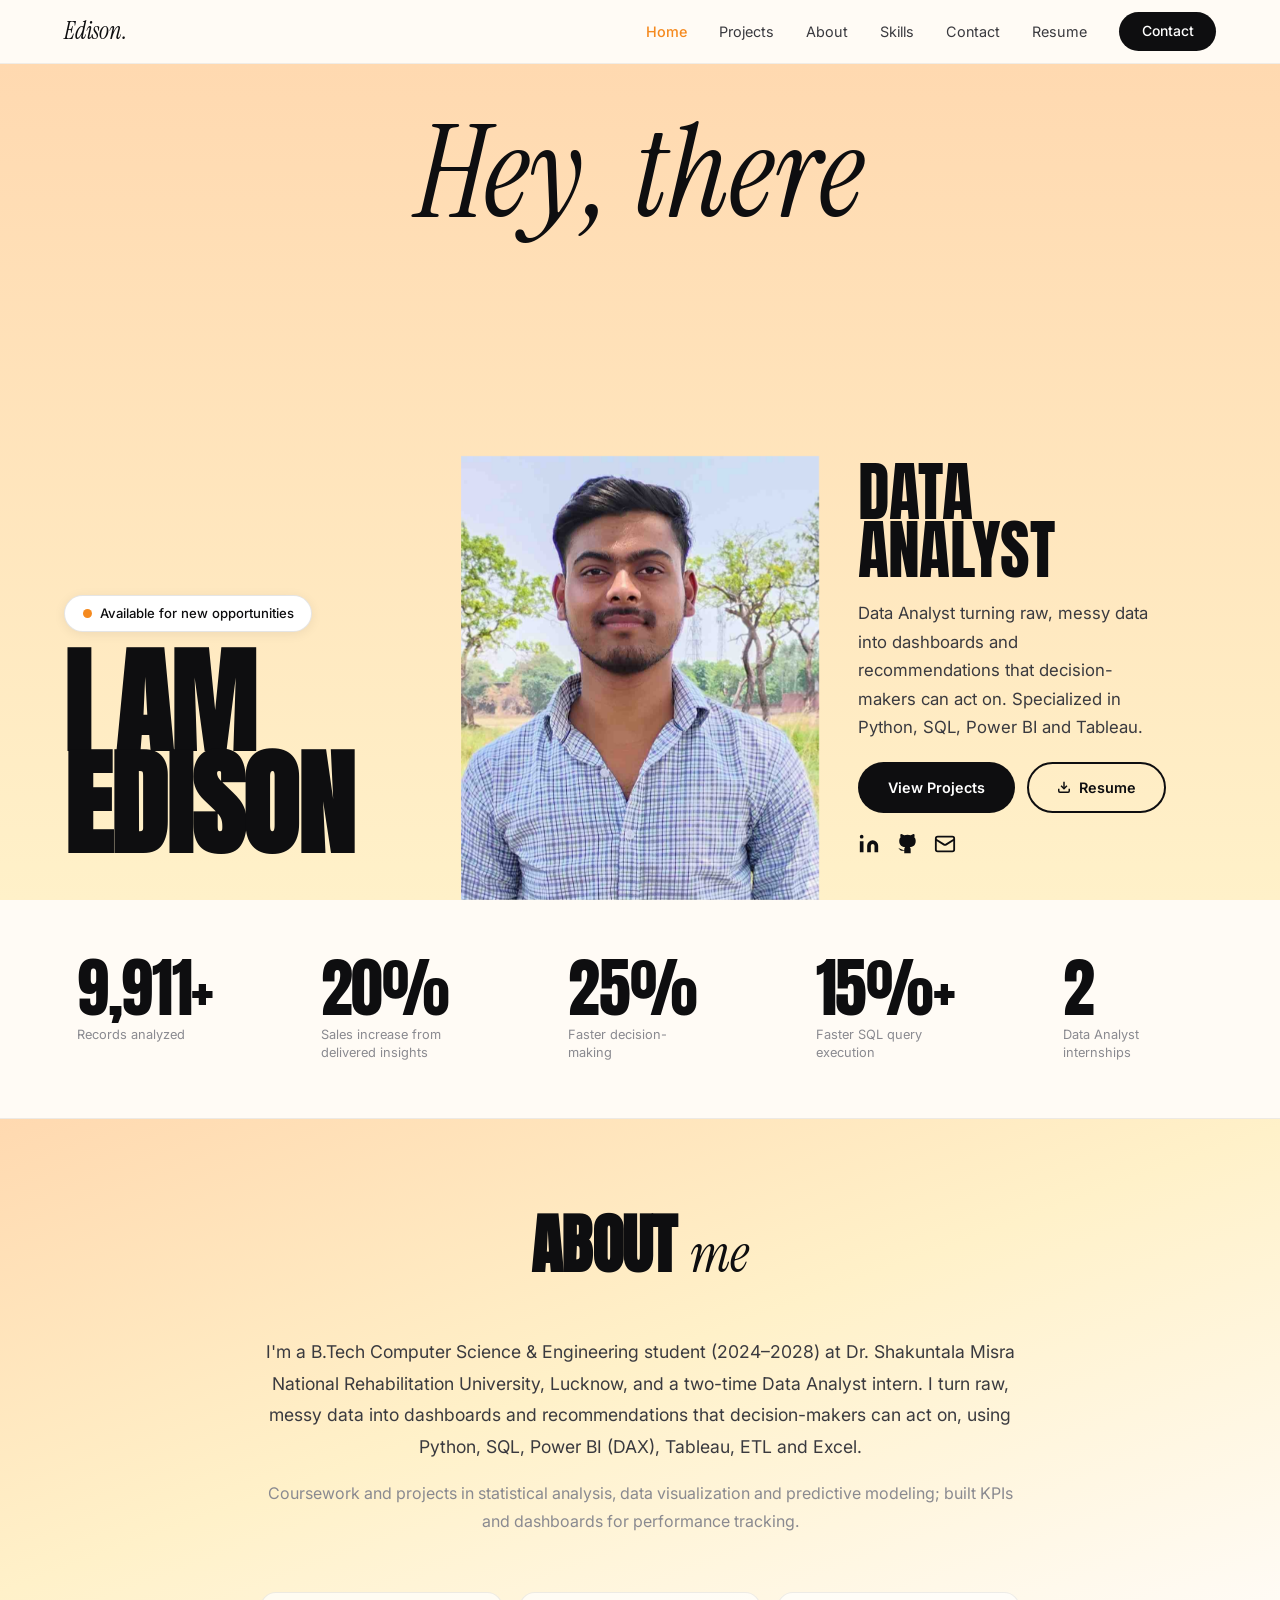
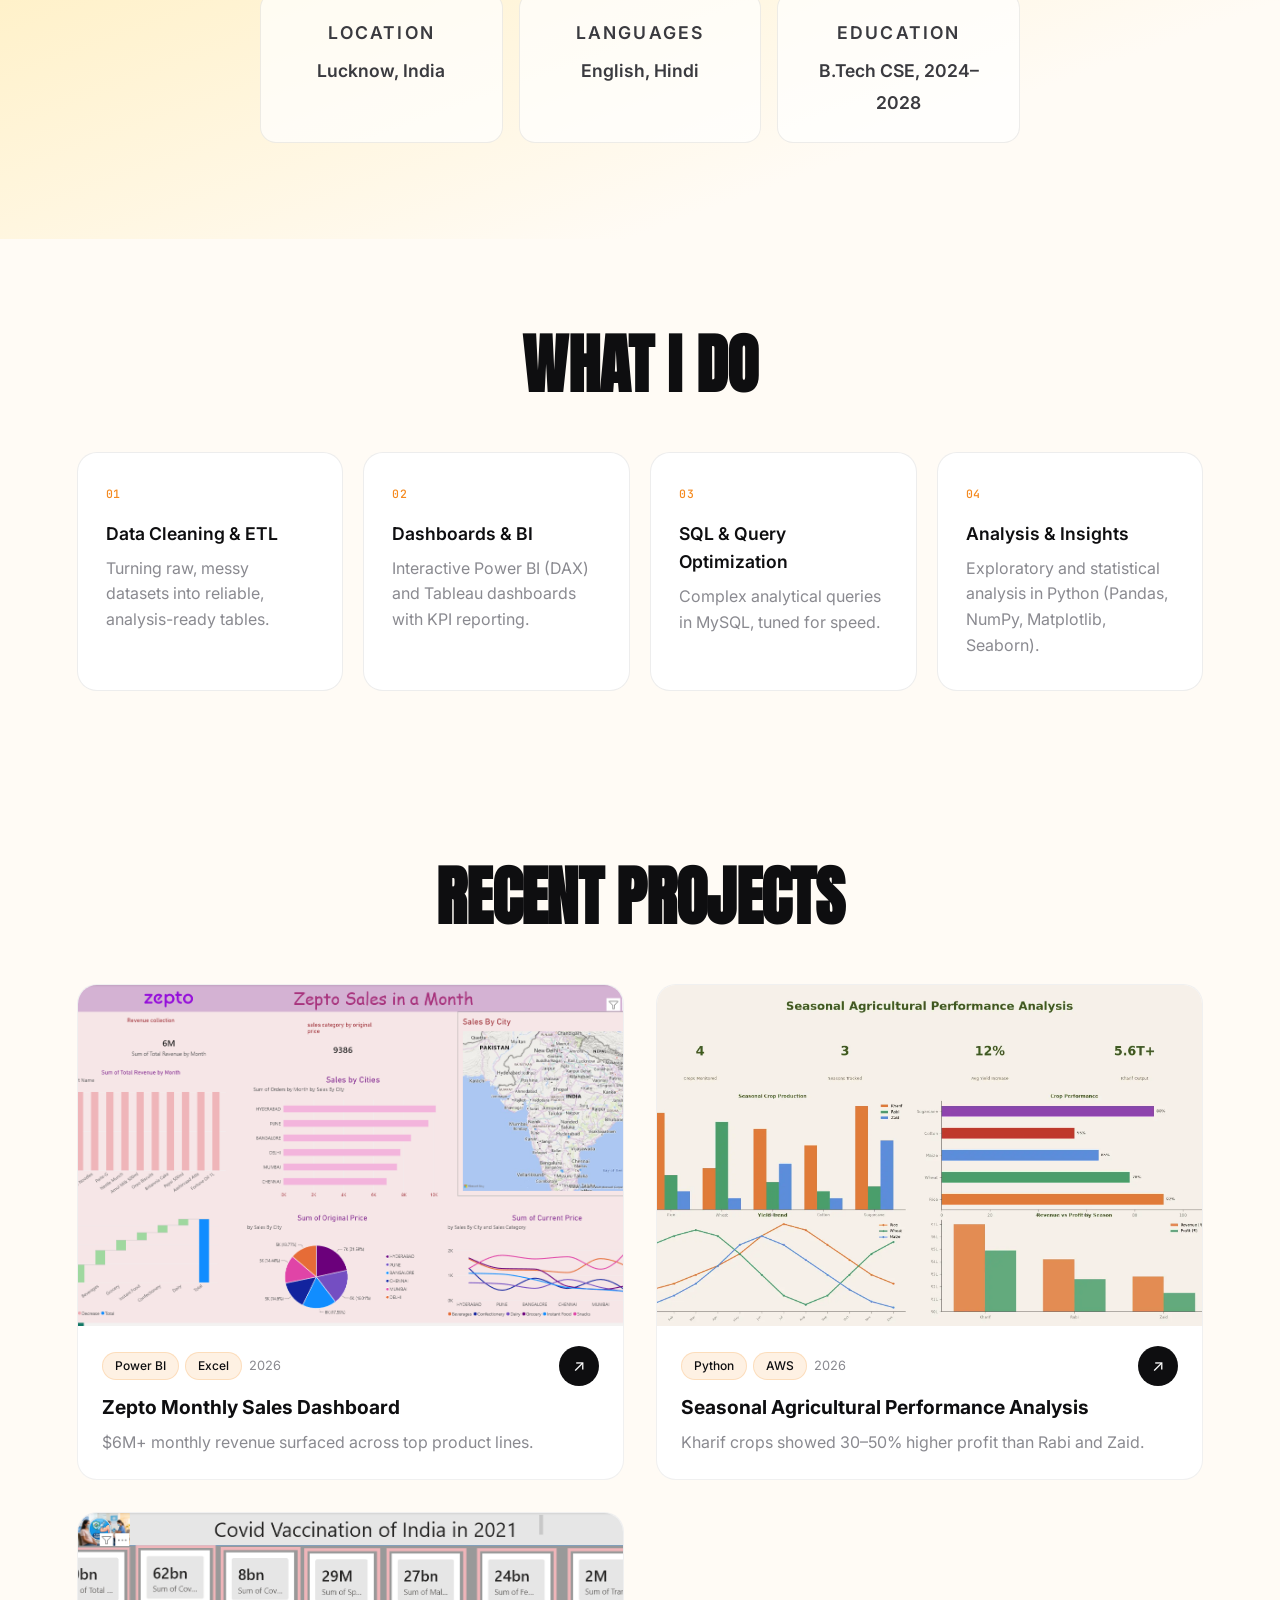
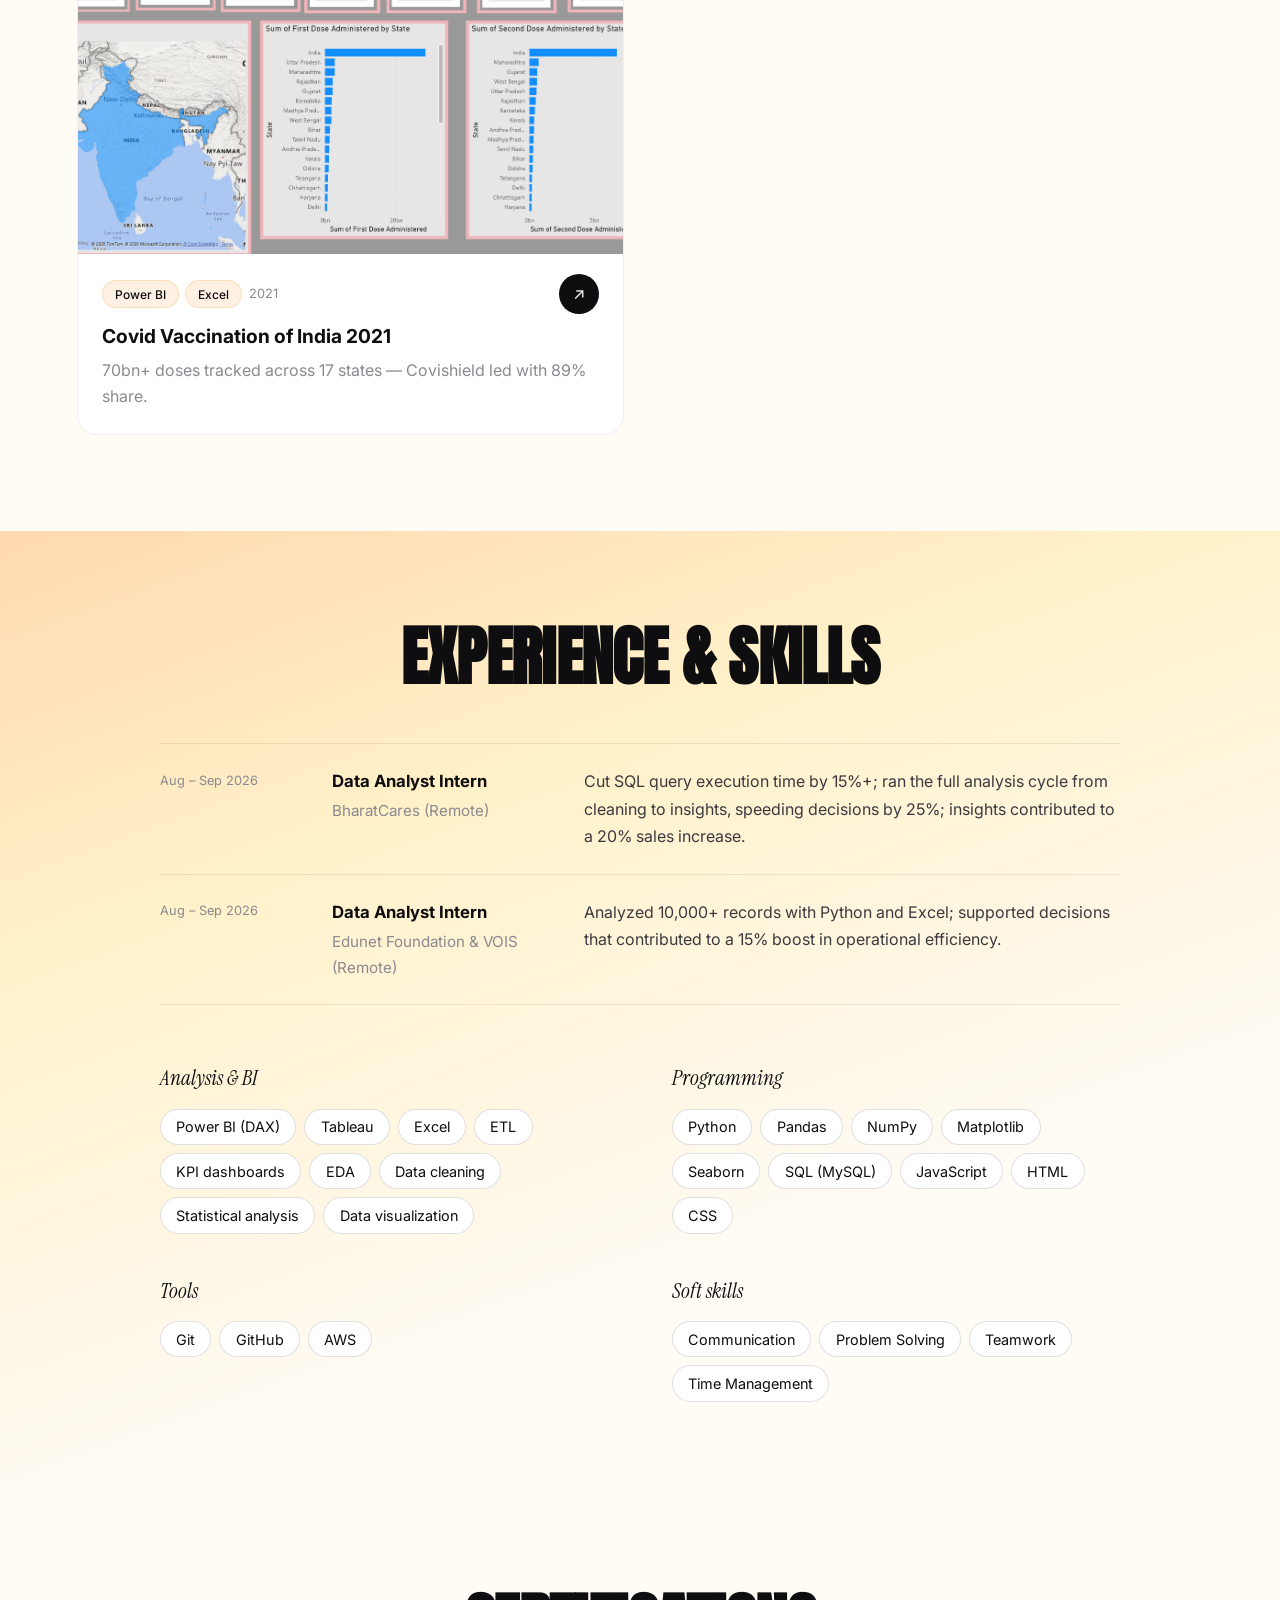
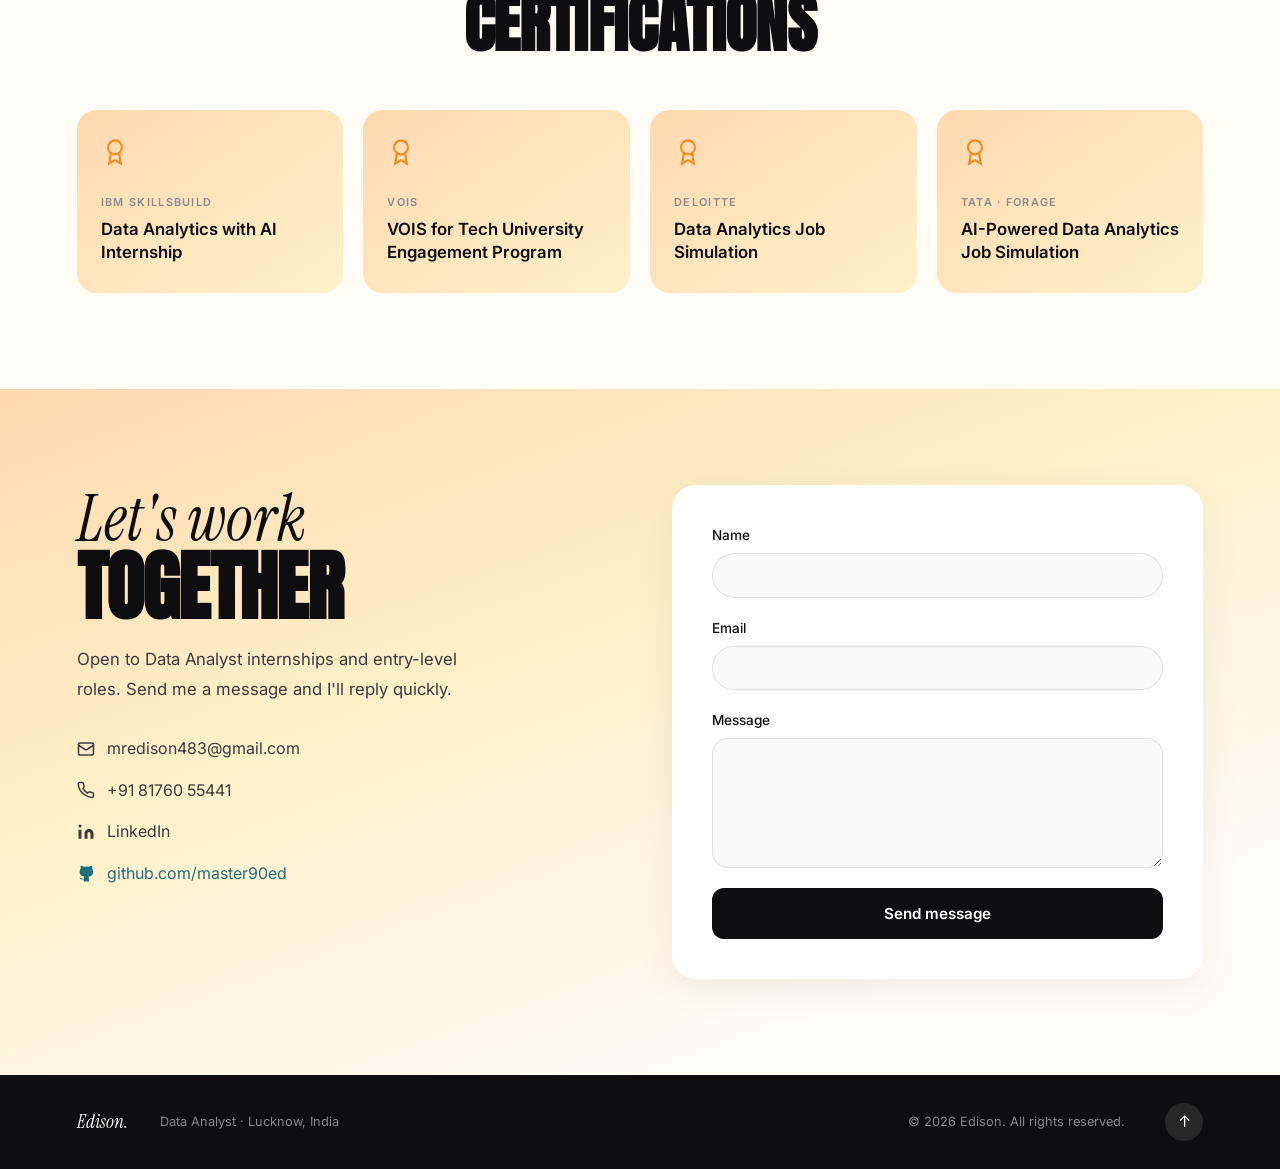
<file: index.html>
<!DOCTYPE html>
<html lang="en">
<head>
  <meta charset="UTF-8" />
  <meta name="viewport" content="width=device-width, initial-scale=1.0" />
  <title>Edison — Data Analyst Portfolio | Python, SQL, Power BI</title>
  <meta name="description" content="Edison is a Data Analyst turning raw data into dashboards and insights. Specialized in Python, SQL, Power BI and Tableau. View Edison's portfolio and projects." />
  <meta name="keywords" content="Edison Data Analyst, Edison Portfolio, Edison data analyst portfolio, Edison Python SQL Power BI, data analyst Lucknow, Edison DSMRU, Edison mredison483, Edison master90ed, Edison data analyst India, hire data analyst Lucknow" />
  <meta name="author" content="Edison" />
  <link rel="canonical" href="https://master90ed.github.io/edison_portfolio/" />

  <!-- Open Graph -->
  <meta property="og:type" content="website" />
  <meta property="og:url" content="https://master90ed.github.io/edison_portfolio/" />
  <meta property="og:title" content="Edison — Data Analyst Portfolio" />
  <meta property="og:description" content="Edison is a Data Analyst turning raw data into dashboards and insights. Specialized in Python, SQL, Power BI and Tableau." />
  <meta property="og:image" content="https://master90ed.github.io/edison_portfolio/edison-photo.jpeg" />

  <!-- Structured Data -->
  <script type="application/ld+json">
  {
    "@context": "https://schema.org",
    "@type": "Person",
    "name": "Edison",
    "url": "https://master90ed.github.io/edison_portfolio/",
    "jobTitle": "Data Analyst",
    "description": "Data Analyst specializing in Python, SQL, Power BI and Tableau. Turning raw data into dashboards and actionable insights.",
    "image": "https://master90ed.github.io/edison_portfolio/edison-photo.jpeg",
    "email": "mredison483@gmail.com",
    "address": { "@type": "PostalAddress", "addressLocality": "Lucknow", "addressCountry": "IN" },
    "sameAs": [
      "https://linkedin.com/in/mr-edison-992047343",
      "https://github.com/master90ed"
    ],
    "knowsAbout": ["Data Analysis", "Python", "SQL", "Power BI", "Tableau", "ETL", "Data Visualization"]
  }
  </script>
  <link rel="preconnect" href="https://fonts.googleapis.com" />
  <link rel="preconnect" href="https://fonts.gstatic.com" crossorigin />
  <link href="https://fonts.googleapis.com/css2?family=Anton&family=Instrument+Serif:ital@0;1&family=Inter:wght@400;500;600;700&family=JetBrains+Mono:wght@400;500&display=swap" rel="stylesheet" />
  <link rel="stylesheet" href="style.css" />
</head>
<body>

  <!-- NAV -->
  <header class="nav" id="top">
    <a href="#top" class="nav-logo">Edison.</a>
    <nav class="nav-links" aria-label="Main navigation">
      <a href="#home">Home</a>
      <a href="#projects">Projects</a>
      <a href="#about">About</a>
      <a href="#skills">Skills</a>
      <a href="#contact">Contact</a>
      <a href="Edison_Resume.pdf" download class="nav-resume">Resume</a>
    </nav>
    <a href="#contact" class="btn-pill">Contact</a>
    <button class="nav-toggle" aria-label="Toggle menu" aria-expanded="false">
      <span></span><span></span><span></span>
    </button>
  </header>

  <main>

    <!-- HERO -->
    <section class="hero" id="home">

      <!-- "Hey, there" spans full width top -->
      <p class="hero-greeting">Hey, there</p>

      <!-- Left: badge + I AM EDISON -->
      <div class="hero-left">
        <div class="hero-badge">
          <span class="pulse-dot" aria-hidden="true"></span>
          Available for new opportunities
        </div>
        <h1 class="hero-headline">I AM<br>EDISON</h1>
      </div>

      <!-- Center: photo -->
      <div class="hero-photo-wrap">
        <img src="edison-photo.jpeg" alt="Edison, Data Analyst" class="hero-photo" width="420" height="600" />
      </div>

      <!-- Right: role + intro + buttons + socials -->
      <div class="hero-right">
        <p class="hero-role">DATA<br>ANALYST</p>
        <p class="hero-intro">Data Analyst turning raw, messy data into dashboards and recommendations that decision-makers can act on. Specialized in Python, SQL, Power BI and Tableau.</p>
        <div class="hero-actions">
          <a href="#projects" class="btn btn-primary">View Projects</a>
          <a href="Edison_Resume.pdf" download class="btn btn-outline">
            <svg width="14" height="14" viewBox="0 0 24 24" fill="none" stroke="currentColor" stroke-width="2.5"><path d="M21 15v4a2 2 0 0 1-2 2H5a2 2 0 0 1-2-2v-4"/><polyline points="7 10 12 15 17 10"/><line x1="12" y1="15" x2="12" y2="3"/></svg>
            Resume
          </a>
        </div>
        <div class="hero-socials">
          <a href="https://linkedin.com/in/mr-edison-992047343" target="_blank" rel="noopener" aria-label="LinkedIn">
            <svg width="22" height="22" viewBox="0 0 24 24" fill="currentColor"><path d="M16 8a6 6 0 0 1 6 6v7h-4v-7a2 2 0 0 0-2-2 2 2 0 0 0-2 2v7h-4v-7a6 6 0 0 1 6-6z"/><rect x="2" y="9" width="4" height="12"/><circle cx="4" cy="4" r="2"/></svg>
          </a>
          <a href="https://github.com/master90ed" target="_blank" rel="noopener" aria-label="GitHub">
            <svg width="22" height="22" viewBox="0 0 24 24" fill="currentColor"><path d="M9 19c-5 1.5-5-2.5-7-3m14 6v-3.87a3.37 3.37 0 0 0-.94-2.61c3.14-.35 6.44-1.54 6.44-7A5.44 5.44 0 0 0 20 4.77 5.07 5.07 0 0 0 19.91 1S18.73.65 16 2.48a13.38 13.38 0 0 0-7 0C6.27.65 5.09 1 5.09 1A5.07 5.07 0 0 0 5 4.77a5.44 5.44 0 0 0-1.5 3.78c0 5.42 3.3 6.61 6.44 7A3.37 3.37 0 0 0 9 18.13V22"/></svg>
          </a>
          <a href="mailto:mredison483@gmail.com" aria-label="Email">
            <svg width="22" height="22" viewBox="0 0 24 24" fill="none" stroke="currentColor" stroke-width="2"><rect x="2" y="4" width="20" height="16" rx="2"/><path d="m22 7-8.97 5.7a1.94 1.94 0 0 1-2.06 0L2 7"/></svg>
          </a>
        </div>
      </div>

    </section>

    <!-- STATS -->
    <section class="stats" aria-label="Key achievements">
      <div class="stats-grid">
        <div class="stat">
          <span class="stat-num" data-target="10000" data-suffix="+">0</span>
          <span class="stat-label">Records analyzed</span>
        </div>
        <div class="stat">
          <span class="stat-num" data-target="20" data-suffix="%">0</span>
          <span class="stat-label">Sales increase from delivered insights</span>
        </div>
        <div class="stat">
          <span class="stat-num" data-target="25" data-suffix="%">0</span>
          <span class="stat-label">Faster decision-making</span>
        </div>
        <div class="stat">
          <span class="stat-num" data-target="15" data-suffix="%+">0</span>
          <span class="stat-label">Faster SQL query execution</span>
        </div>
        <div class="stat">
          <span class="stat-num" data-target="2" data-suffix="">0</span>
          <span class="stat-label">Data Analyst internships</span>
        </div>
      </div>
    </section>

    <!-- ABOUT -->
    <section class="section about" id="about">
      <h2 class="section-title-mixed reveal"><span>ABOUT </span><em>me</em></h2>
      <div class="about-body reveal">
        <p>I'm a B.Tech Computer Science &amp; Engineering student (2024–2028) at Dr. Shakuntala Misra National Rehabilitation University, Lucknow, and a two-time Data Analyst intern. I turn raw, messy data into dashboards and recommendations that decision-makers can act on, using Python, SQL, Power BI (DAX), Tableau, ETL and Excel.</p>
        <p class="muted">Coursework and projects in statistical analysis, data visualization and predictive modeling; built KPIs and dashboards for performance tracking.</p>
        <div class="about-cards">
          <div class="about-card">
            <p class="about-card-label">Location</p>
            <p class="about-card-value">Lucknow, India</p>
          </div>
          <div class="about-card">
            <p class="about-card-label">Languages</p>
            <p class="about-card-value">English, Hindi</p>
          </div>
          <div class="about-card">
            <p class="about-card-label">Education</p>
            <p class="about-card-value">B.Tech CSE, 2024–2028</p>
          </div>
        </div>
      </div>
    </section>

    <!-- WHAT I DO -->
    <section class="section services" id="services">
      <h2 class="section-title reveal">WHAT I DO</h2>
      <div class="services-grid">
        <div class="service-card reveal">
          <span class="service-num">01</span>
          <h3>Data Cleaning &amp; ETL</h3>
          <p>Turning raw, messy datasets into reliable, analysis-ready tables.</p>
        </div>
        <div class="service-card reveal">
          <span class="service-num">02</span>
          <h3>Dashboards &amp; BI</h3>
          <p>Interactive Power BI (DAX) and Tableau dashboards with KPI reporting.</p>
        </div>
        <div class="service-card reveal">
          <span class="service-num">03</span>
          <h3>SQL &amp; Query Optimization</h3>
          <p>Complex analytical queries in MySQL, tuned for speed.</p>
        </div>
        <div class="service-card reveal">
          <span class="service-num">04</span>
          <h3>Analysis &amp; Insights</h3>
          <p>Exploratory and statistical analysis in Python (Pandas, NumPy, Matplotlib, Seaborn).</p>
        </div>
      </div>
    </section>

    <!-- PROJECTS -->
    <section class="section projects" id="projects">
      <h2 class="section-title reveal">RECENT PROJECTS</h2>
      <div class="projects-grid">

        <article class="project-card reveal" onclick="window.open('zepto-dashboard.html','_blank')" style="cursor:pointer">
          <div class="project-img-wrap">
            <img src="zepto-dashboard.webp" alt="Zepto Monthly Sales Dashboard" loading="lazy" />
            <div class="project-img-overlay">View Dashboard →</div>
          </div>
          <div class="project-meta">
            <div class="project-meta-top">
              <div class="project-tags">
                <span class="tag">Power BI</span>
                <span class="tag">Excel</span>
                <span class="project-year">2026</span>
              </div>
              <a href="zepto-dashboard.html" target="_blank" class="project-arrow" aria-label="View dashboard">↗</a>
            </div>
            <h3>Zepto Monthly Sales Dashboard</h3>
            <p class="project-result">$6M+ monthly revenue surfaced across top product lines.</p>
          </div>
        </article>

        <article class="project-card reveal" onclick="window.open('agri-dashboard.html','_blank')" style="cursor:pointer">
          <div class="project-img-wrap">
            <img src="agri-dashboard.webp" alt="Seasonal Agricultural Performance Analysis" loading="lazy" />
            <div class="project-img-overlay">View Dashboard →</div>
          </div>
          <div class="project-meta">
            <div class="project-meta-top">
              <div class="project-tags">
                <span class="tag">Python</span>
                <span class="tag">AWS</span>
                <span class="project-year">2026</span>
              </div>
              <a href="agri-dashboard.html" target="_blank" class="project-arrow" aria-label="View dashboard">↗</a>
            </div>
            <h3>Seasonal Agricultural Performance Analysis</h3>
            <p class="project-result">Kharif crops showed 30–50% higher profit than Rabi and Zaid.</p>
          </div>
        </article>

        <article class="project-card reveal" onclick="window.open('covid-dashboard.html','_blank')" style="cursor:pointer">
          <div class="project-img-wrap">
            <img src="covid-dashboard.webp" alt="Covid Vaccination of India 2021" loading="lazy" />
            <div class="project-img-overlay">View Dashboard →</div>
          </div>
          <div class="project-meta">
            <div class="project-meta-top">
              <div class="project-tags">
                <span class="tag">Power BI</span>
                <span class="tag">Excel</span>
                <span class="project-year">2021</span>
              </div>
              <a href="covid-dashboard.html" target="_blank" class="project-arrow" aria-label="View dashboard">↗</a>
            </div>
            <h3>Covid Vaccination of India 2021</h3>
            <p class="project-result">70bn+ doses tracked across 17 states — Covishield led with 89% share.</p>
          </div>
        </article>

      </div>
    </section>

    <!-- EXPERIENCE & SKILLS -->
    <section class="section experience" id="skills">
      <h2 class="section-title reveal">EXPERIENCE &amp; SKILLS</h2>

      <div class="exp-table">
        <div class="exp-row reveal">
          <span class="exp-date">Aug – Sep 2026</span>
          <div class="exp-role">
            <strong>Data Analyst Intern</strong>
            <span>BharatCares (Remote)</span>
          </div>
          <p class="exp-summary">Cut SQL query execution time by 15%+; ran the full analysis cycle from cleaning to insights, speeding decisions by 25%; insights contributed to a 20% sales increase.</p>
        </div>
        <div class="exp-row reveal">
          <span class="exp-date">Aug – Sep 2026</span>
          <div class="exp-role">
            <strong>Data Analyst Intern</strong>
            <span>Edunet Foundation &amp; VOIS (Remote)</span>
          </div>
          <p class="exp-summary">Analyzed 10,000+ records with Python and Excel; supported decisions that contributed to a 15% boost in operational efficiency.</p>
        </div>
      </div>

      <div class="skills-grid">
        <div class="reveal">
          <p class="skill-group-label">Analysis &amp; BI</p>
          <div class="tags">
            <span class="tag-plain">Power BI (DAX)</span>
            <span class="tag-plain">Tableau</span>
            <span class="tag-plain">Excel</span>
            <span class="tag-plain">ETL</span>
            <span class="tag-plain">KPI dashboards</span>
            <span class="tag-plain">EDA</span>
            <span class="tag-plain">Data cleaning</span>
            <span class="tag-plain">Statistical analysis</span>
            <span class="tag-plain">Data visualization</span>
          </div>
        </div>
        <div class="reveal">
          <p class="skill-group-label">Programming</p>
          <div class="tags">
            <span class="tag-plain">Python</span>
            <span class="tag-plain">Pandas</span>
            <span class="tag-plain">NumPy</span>
            <span class="tag-plain">Matplotlib</span>
            <span class="tag-plain">Seaborn</span>
            <span class="tag-plain">SQL (MySQL)</span>
            <span class="tag-plain">JavaScript</span>
            <span class="tag-plain">HTML</span>
            <span class="tag-plain">CSS</span>
          </div>
        </div>
        <div class="reveal">
          <p class="skill-group-label">Tools</p>
          <div class="tags">
            <span class="tag-plain">Git</span>
            <span class="tag-plain">GitHub</span>
            <span class="tag-plain">AWS</span>
          </div>
        </div>
        <div class="reveal">
          <p class="skill-group-label">Soft skills</p>
          <div class="tags">
            <span class="tag-plain">Communication</span>
            <span class="tag-plain">Problem Solving</span>
            <span class="tag-plain">Teamwork</span>
            <span class="tag-plain">Time Management</span>
          </div>
        </div>
      </div>
    </section>

    <!-- CERTIFICATIONS -->
    <section class="section certs" id="certs">
      <h2 class="section-title reveal">CERTIFICATIONS</h2>
      <div class="certs-grid">

        <div class="cert-card reveal">
          <div class="cert-ribbon">
            <svg width="28" height="28" viewBox="0 0 24 24" fill="none" stroke="currentColor" stroke-width="1.8"><circle cx="12" cy="8" r="6"/><path d="M15.477 12.89 17 22l-5-3-5 3 1.523-9.11"/></svg>
          </div>
          <p class="cert-issuer">IBM SkillsBuild</p>
          <h4>Data Analytics with AI Internship</h4>
        </div>

        <div class="cert-card reveal">
          <div class="cert-ribbon">
            <svg width="28" height="28" viewBox="0 0 24 24" fill="none" stroke="currentColor" stroke-width="1.8"><circle cx="12" cy="8" r="6"/><path d="M15.477 12.89 17 22l-5-3-5 3 1.523-9.11"/></svg>
          </div>
          <p class="cert-issuer">VOIS</p>
          <h4>VOIS for Tech University Engagement Program</h4>
        </div>

        <div class="cert-card reveal">
          <div class="cert-ribbon">
            <svg width="28" height="28" viewBox="0 0 24 24" fill="none" stroke="currentColor" stroke-width="1.8"><circle cx="12" cy="8" r="6"/><path d="M15.477 12.89 17 22l-5-3-5 3 1.523-9.11"/></svg>
          </div>
          <p class="cert-issuer">Deloitte</p>
          <h4>Data Analytics Job Simulation</h4>
        </div>

        <div class="cert-card reveal">
          <div class="cert-ribbon">
            <svg width="28" height="28" viewBox="0 0 24 24" fill="none" stroke="currentColor" stroke-width="1.8"><circle cx="12" cy="8" r="6"/><path d="M15.477 12.89 17 22l-5-3-5 3 1.523-9.11"/></svg>
          </div>
          <p class="cert-issuer">TATA · Forage</p>
          <h4>AI-Powered Data Analytics Job Simulation</h4>
        </div>

      </div>
    </section>

    <!-- CONTACT -->
    <section class="section contact" id="contact">
      <div class="contact-layout">
        <div class="contact-left reveal">
          <div>
            <p class="contact-heading">Let's work
              <strong>TOGETHER</strong>
            </p>
          </div>
          <p class="contact-sub">Open to Data Analyst internships and entry-level roles. Send me a message and I'll reply quickly.</p>
          <div class="contact-links">
            <a href="mailto:mredison483@gmail.com" class="contact-link">
              <svg width="18" height="18" viewBox="0 0 24 24" fill="none" stroke="currentColor" stroke-width="2"><rect x="2" y="4" width="20" height="16" rx="2"/><path d="m22 7-8.97 5.7a1.94 1.94 0 0 1-2.06 0L2 7"/></svg>
              mredison483@gmail.com
            </a>
            <a href="tel:+918176055441" class="contact-link">
              <svg width="18" height="18" viewBox="0 0 24 24" fill="none" stroke="currentColor" stroke-width="2"><path d="M22 16.92v3a2 2 0 0 1-2.18 2 19.79 19.79 0 0 1-8.63-3.07A19.5 19.5 0 0 1 4.69 13a19.79 19.79 0 0 1-3.07-8.67A2 2 0 0 1 3.6 2h3a2 2 0 0 1 2 1.72c.127.96.361 1.903.7 2.81a2 2 0 0 1-.45 2.11L7.91 9.91a16 16 0 0 0 6.16 6.16l.91-.91a2 2 0 0 1 2.11-.45c.907.339 1.85.573 2.81.7A2 2 0 0 1 22 16.92z"/></svg>
              +91 81760 55441
            </a>
            <a href="https://linkedin.com/in/mr-edison-992047343" target="_blank" rel="noopener" class="contact-link">
              <svg width="18" height="18" viewBox="0 0 24 24" fill="currentColor"><path d="M16 8a6 6 0 0 1 6 6v7h-4v-7a2 2 0 0 0-2-2 2 2 0 0 0-2 2v7h-4v-7a6 6 0 0 1 6-6z"/><rect x="2" y="9" width="4" height="12"/><circle cx="4" cy="4" r="2"/></svg>
              LinkedIn
            </a>
            <a href="https://github.com/master90ed" target="_blank" rel="noopener" class="contact-link teal">
              <svg width="18" height="18" viewBox="0 0 24 24" fill="currentColor"><path d="M9 19c-5 1.5-5-2.5-7-3m14 6v-3.87a3.37 3.37 0 0 0-.94-2.61c3.14-.35 6.44-1.54 6.44-7A5.44 5.44 0 0 0 20 4.77 5.07 5.07 0 0 0 19.91 1S18.73.65 16 2.48a13.38 13.38 0 0 0-7 0C6.27.65 5.09 1 5.09 1A5.07 5.07 0 0 0 5 4.77a5.44 5.44 0 0 0-1.5 3.78c0 5.42 3.3 6.61 6.44 7A3.37 3.37 0 0 0 9 18.13V22"/></svg>
              github.com/master90ed
            </a>
          </div>
        </div>

        <div class="contact-form-card reveal">
          <form class="contact-form" id="contactForm" action="https://formspree.io/f/xqppolwp" method="POST" novalidate>
            <input type="text" name="_gotcha" style="display:none" tabindex="-1" autocomplete="off" />
            <div class="form-group">
              <label for="name">Name</label>
              <input type="text" id="name" name="name" required autocomplete="name" />
            </div>
            <div class="form-group">
              <label for="email">Email</label>
              <input type="email" id="email" name="email" required autocomplete="email" />
            </div>
            <div class="form-group">
              <label for="message">Message</label>
              <textarea id="message" name="message" rows="6" required></textarea>
            </div>
            <button type="submit" class="btn-send">Send message</button>
            <p class="form-success" id="formSuccess" hidden>✅ Message sent! I'll get back to you soon.</p>
          </form>
        </div>
      </div>
    </section>

  </main>

  <!-- FOOTER -->
  <footer class="footer">
    <span class="footer-logo">Edison.</span>
    <span class="footer-meta">Data Analyst · Lucknow, India</span>
    <span class="footer-copy">© 2026 Edison. All rights reserved.</span>
    <a href="#top" class="back-top" aria-label="Back to top">↑</a>
  </footer>

  <script src="main.js"></script>
</body>
</html>
</file>
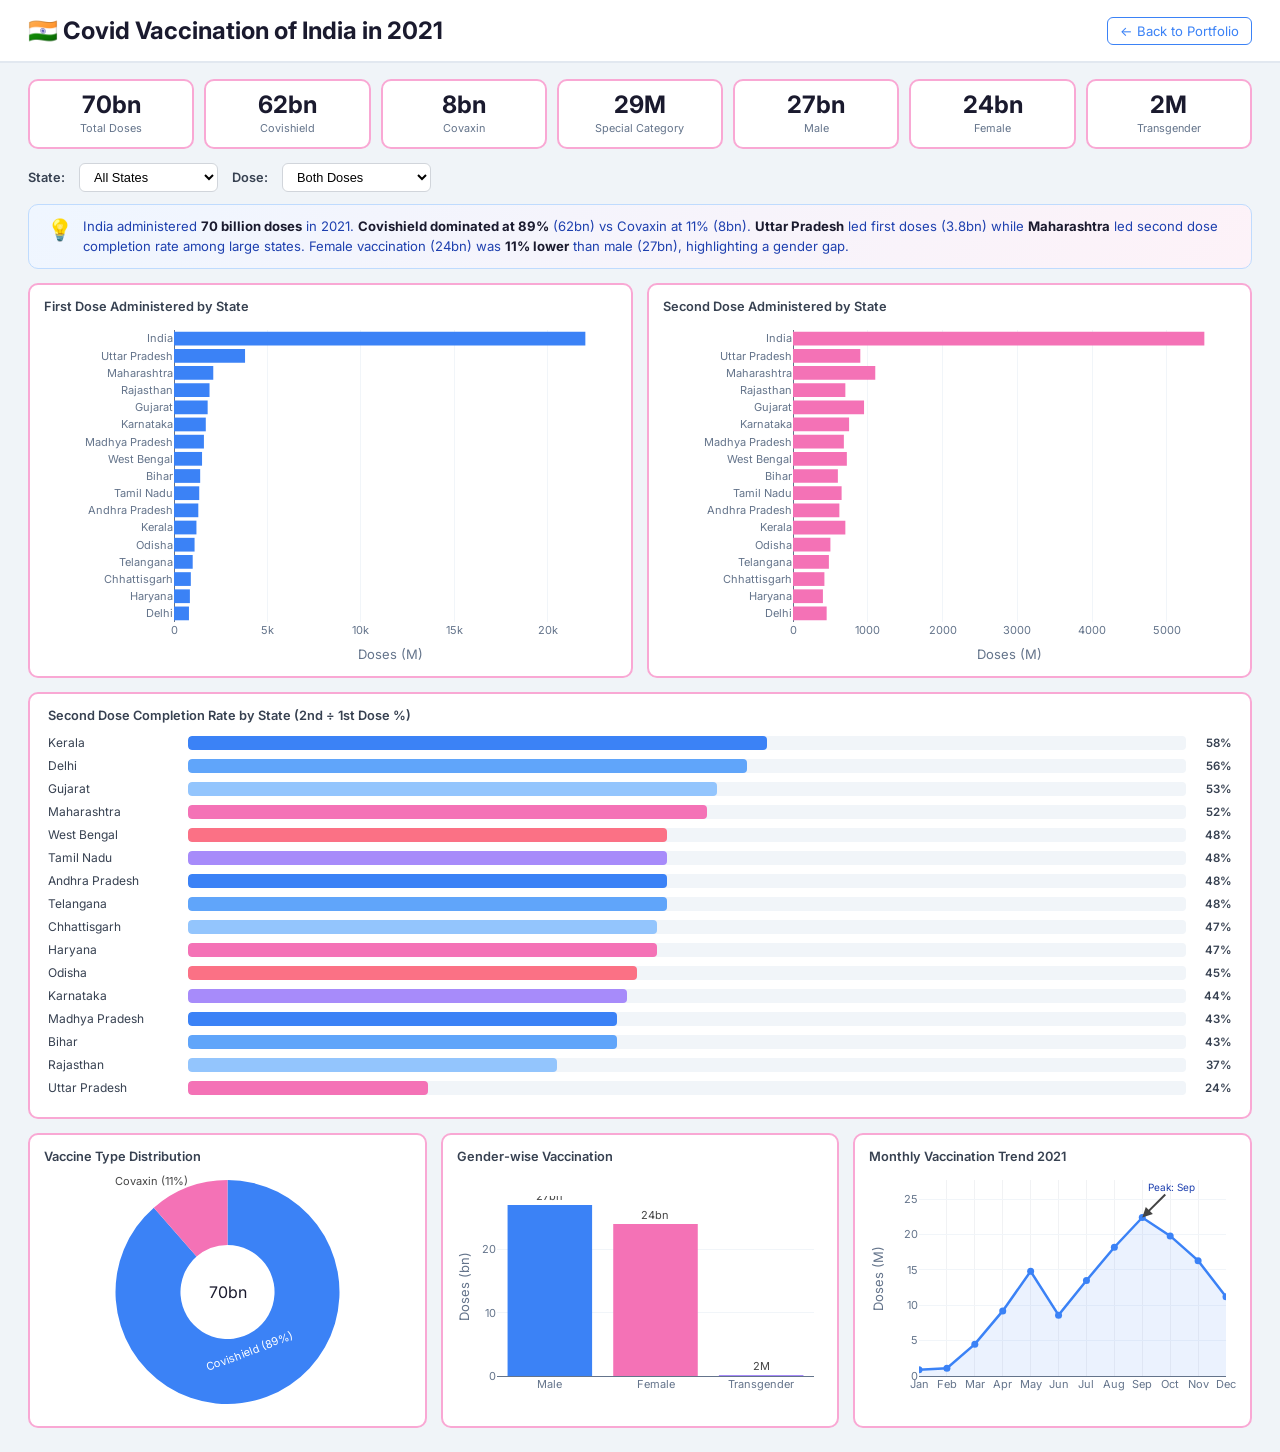
<file: covid-dashboard.html>
<!DOCTYPE html>
<html lang="en">
<head>
  <meta charset="UTF-8" />
  <meta name="viewport" content="width=device-width, initial-scale=1.0" />
  <title>Covid Vaccination of India in 2021</title>
  <script src="https://cdn.plot.ly/plotly-2.27.0.min.js"></script>
  <link href="https://fonts.googleapis.com/css2?family=Inter:wght@400;500;600;700&display=swap" rel="stylesheet" />
  <style>
    *, *::before, *::after { box-sizing: border-box; margin: 0; padding: 0; }
    body { font-family: 'Inter', sans-serif; background: #f0f4f8; color: #1a1a2e; min-height: 100vh; }

    .dash-header {
      background: #fff;
      border-bottom: 2px solid #e2e8f0;
      padding: 16px 28px;
      display: flex;
      align-items: center;
      justify-content: space-between;
    }
    .dash-header h1 { font-size: clamp(1rem, 2.2vw, 1.5rem); font-weight: 700; }
    .back-btn {
      text-decoration: none; font-size: 0.82rem; color: #3b82f6;
      border: 1px solid #3b82f6; padding: 5px 12px; border-radius: 6px; white-space: nowrap;
    }
    .back-btn:hover { background: #3b82f6; color: #fff; }

    .kpi-row {
      display: grid; grid-template-columns: repeat(7, 1fr);
      gap: 10px; padding: 16px 28px 0;
    }
    @media (max-width: 900px) { .kpi-row { grid-template-columns: repeat(4, 1fr); } }
    @media (max-width: 500px) { .kpi-row { grid-template-columns: repeat(2, 1fr); } }

    .kpi-card {
      background: #fff; border: 2px solid #f9a8d4;
      border-radius: 10px; padding: 12px 10px; text-align: center;
      cursor: default; transition: transform 0.15s, box-shadow 0.15s;
    }
    .kpi-card:hover { transform: translateY(-3px); box-shadow: 0 6px 18px rgba(249,168,212,0.4); }
    .kpi-val { font-size: 1.5rem; font-weight: 700; color: #1a1a2e; line-height: 1; }
    .kpi-label { font-size: 0.68rem; color: #64748b; margin-top: 4px; }

    .controls {
      display: flex; gap: 14px; padding: 14px 28px 0;
      flex-wrap: wrap; align-items: center;
    }
    .controls label { font-size: 0.8rem; font-weight: 600; color: #374151; }
    .controls select {
      font-size: 0.8rem; padding: 5px 10px;
      border: 1px solid #d1d5db; border-radius: 6px; background: #fff; cursor: pointer;
    }
    .controls select:focus { outline: 2px solid #3b82f6; }

    /* Insight banner */
    .insight-banner {
      margin: 12px 28px 0;
      background: linear-gradient(135deg, #eff6ff, #fdf2f8);
      border: 1.5px solid #bfdbfe;
      border-radius: 10px;
      padding: 12px 18px;
      display: flex; gap: 10px; align-items: flex-start;
      transition: all 0.3s;
    }
    .insight-icon { font-size: 1.3rem; flex-shrink: 0; }
    .insight-text { font-size: 0.82rem; color: #1e40af; line-height: 1.5; }
    .insight-text strong { color: #1a1a2e; }

    .charts-row {
      display: grid; grid-template-columns: 1fr 1fr;
      gap: 14px; padding: 14px 28px 0;
    }
    @media (max-width: 768px) { .charts-row { grid-template-columns: 1fr; } }

    .charts-row-3 {
      display: grid; grid-template-columns: 1fr 1fr 1fr;
      gap: 14px; padding: 14px 28px 24px;
    }
    @media (max-width: 900px) { .charts-row-3 { grid-template-columns: 1fr; } }

    .chart-card {
      background: #fff; border: 2px solid #f9a8d4;
      border-radius: 10px; padding: 14px;
    }
    .chart-card h3 { font-size: 0.8rem; font-weight: 600; color: #374151; margin-bottom: 8px; }

    /* Completion rate bar */
    .completion-wrap { padding: 0 28px 0; }
    .completion-card {
      background: #fff; border: 2px solid #f9a8d4;
      border-radius: 10px; padding: 14px 18px;
    }
    .completion-card h3 { font-size: 0.8rem; font-weight: 600; color: #374151; margin-bottom: 12px; }
    .comp-row { display: flex; align-items: center; gap: 10px; margin-bottom: 8px; }
    .comp-label { font-size: 0.75rem; color: #374151; width: 130px; flex-shrink: 0; }
    .comp-bar-bg { flex: 1; background: #f1f5f9; border-radius: 4px; height: 14px; overflow: hidden; }
    .comp-bar { height: 100%; border-radius: 4px; transition: width 0.6s ease; }
    .comp-pct { font-size: 0.72rem; font-weight: 600; color: #374151; width: 36px; text-align: right; }
  </style>
</head>
<body>

<div class="dash-header">
  <h1>🇮🇳 Covid Vaccination of India in 2021</h1>
  <a href="index.html" class="back-btn">← Back to Portfolio</a>
</div>

<!-- KPI Row -->
<div class="kpi-row">
  <div class="kpi-card"><div class="kpi-val">70bn</div><div class="kpi-label">Total Doses</div></div>
  <div class="kpi-card"><div class="kpi-val">62bn</div><div class="kpi-label">Covishield</div></div>
  <div class="kpi-card"><div class="kpi-val">8bn</div><div class="kpi-label">Covaxin</div></div>
  <div class="kpi-card"><div class="kpi-val">29M</div><div class="kpi-label">Special Category</div></div>
  <div class="kpi-card"><div class="kpi-val">27bn</div><div class="kpi-label">Male</div></div>
  <div class="kpi-card"><div class="kpi-val">24bn</div><div class="kpi-label">Female</div></div>
  <div class="kpi-card"><div class="kpi-val">2M</div><div class="kpi-label">Transgender</div></div>
</div>

<!-- Controls -->
<div class="controls">
  <label>State:</label>
  <select id="stateFilter" onchange="onFilterChange()">
    <option value="All">All States</option>
    <option>Uttar Pradesh</option><option>Maharashtra</option><option>Rajasthan</option>
    <option>Gujarat</option><option>Karnataka</option><option>Madhya Pradesh</option>
    <option>West Bengal</option><option>Bihar</option><option>Tamil Nadu</option>
    <option>Andhra Pradesh</option><option>Kerala</option><option>Odisha</option>
    <option>Telangana</option><option>Chhattisgarh</option><option>Haryana</option><option>Delhi</option>
  </select>
  <label>Dose:</label>
  <select id="doseFilter" onchange="onFilterChange()">
    <option value="both">Both Doses</option>
    <option value="first">First Dose Only</option>
    <option value="second">Second Dose Only</option>
  </select>
</div>

<!-- Dynamic Insight Banner -->
<div class="insight-banner" id="insightBanner">
  <div class="insight-icon">💡</div>
  <div class="insight-text" id="insightText"></div>
</div>

<!-- Bar Charts Row -->
<div class="charts-row">
  <div class="chart-card">
    <h3>First Dose Administered by State</h3>
    <div id="firstDoseChart"></div>
  </div>
  <div class="chart-card">
    <h3>Second Dose Administered by State</h3>
    <div id="secondDoseChart"></div>
  </div>
</div>

<!-- Completion Rate -->
<div class="completion-wrap" style="margin-top:14px;">
  <div class="completion-card">
    <h3>Second Dose Completion Rate by State (2nd ÷ 1st Dose %)</h3>
    <div id="completionBars"></div>
  </div>
</div>

<!-- Bottom Row -->
<div class="charts-row-3">
  <div class="chart-card">
    <h3>Vaccine Type Distribution</h3>
    <div id="vaccineTypePie"></div>
  </div>
  <div class="chart-card">
    <h3>Gender-wise Vaccination</h3>
    <div id="genderChart"></div>
  </div>
  <div class="chart-card">
    <h3>Monthly Vaccination Trend 2021</h3>
    <div id="monthlyTrend"></div>
  </div>
</div>

<script>
// Real data from dashboard screenshot
const DATA = {
  states:     ['India','Uttar Pradesh','Maharashtra','Rajasthan','Gujarat','Karnataka','Madhya Pradesh','West Bengal','Bihar','Tamil Nadu','Andhra Pradesh','Kerala','Odisha','Telangana','Chhattisgarh','Haryana','Delhi'],
  firstDose:  [22000, 3800, 2100, 1900, 1800, 1700, 1600, 1500, 1400, 1350, 1300, 1200, 1100, 1000, 900, 850, 800],
  secondDose: [5500,  900,  1100, 700,  950,  750,  680,  720,  600,  650,  620,  700,  500,  480,  420, 400, 450],
};

// Completion rate = secondDose / firstDose * 100
const completionRate = DATA.states.map((_, i) =>
  Math.round((DATA.secondDose[i] / DATA.firstDose[i]) * 100)
);

const INSIGHTS = {
  'All': `India administered <strong>70 billion doses</strong> in 2021. <strong>Covishield dominated at 89%</strong> (62bn) vs Covaxin at 11% (8bn). <strong>Uttar Pradesh</strong> led first doses (3.8bn) while <strong>Maharashtra</strong> led second dose completion rate among large states. Female vaccination (24bn) was <strong>11% lower</strong> than male (27bn), highlighting a gender gap.`,
  'Uttar Pradesh': `UP administered <strong>3.8bn first doses</strong> — highest among all states. However, its second dose completion rate is only <strong>~24%</strong>, the lowest among top states, indicating a significant <strong>drop-off after first dose</strong>.`,
  'Maharashtra': `Maharashtra shows the <strong>best second dose completion</strong> among large states at ~52%. With 2.1bn first doses and 1.1bn second doses, it reflects <strong>stronger follow-up infrastructure</strong>.`,
  'Gujarat': `Gujarat achieved a <strong>53% second dose completion rate</strong> — highest among all states shown. 1.8bn first doses and 950M second doses reflect <strong>efficient vaccination drives</strong>.`,
  'Rajasthan': `Rajasthan administered 1.9bn first doses but only 700M second doses — a <strong>37% completion rate</strong>. Large rural population likely contributed to <strong>logistical challenges</strong>.`,
  'Karnataka': `Karnataka recorded 1.7bn first doses with 750M second doses (~44% completion). Urban centers like Bengaluru drove <strong>higher vaccination density</strong>.`,
  'Delhi': `Delhi, despite being the smallest region, achieved a <strong>56% second dose rate</strong> (450M of 800M) — the highest completion rate, reflecting <strong>dense urban healthcare access</strong>.`,
  'Kerala': `Kerala administered 1.2bn first doses and 700M second doses — a <strong>58% completion rate</strong>, the best among all states. Kerala's <strong>strong public health system</strong> is clearly reflected.`,
  'Bihar': `Bihar shows only a <strong>43% completion rate</strong> with 1.4bn first and 600M second doses. As one of India's most populous states, <strong>rural outreach gaps</strong> are evident.`,
  'West Bengal': `West Bengal: 1.5bn first doses, 720M second doses — <strong>48% completion</strong>. Moderate performance with room for improvement in <strong>rural follow-up campaigns</strong>.`,
  'Tamil Nadu': `Tamil Nadu: 1.35bn first doses, 650M second doses — <strong>48% completion</strong>. Strong urban coverage but rural districts showed <strong>lower second dose uptake</strong>.`,
  'Madhya Pradesh': `MP administered 1.6bn first doses but only 680M second doses — <strong>43% completion</strong>. Large tribal and rural population posed <strong>accessibility challenges</strong>.`,
  'Andhra Pradesh': `AP: 1.3bn first doses, 620M second doses — <strong>48% completion</strong>. Government-led door-to-door campaigns helped <strong>maintain moderate coverage</strong>.`,
  'Odisha': `Odisha: 1.1bn first doses, 500M second doses — <strong>45% completion</strong>. Tribal belt districts showed <strong>lower vaccination penetration</strong>.`,
  'Telangana': `Telangana: 1bn first doses, 480M second doses — <strong>48% completion</strong>. Hyderabad drove urban numbers while <strong>rural districts lagged behind</strong>.`,
  'Chhattisgarh': `Chhattisgarh: 900M first doses, 420M second doses — <strong>47% completion</strong>. Naxal-affected regions posed <strong>significant outreach barriers</strong>.`,
  'Haryana': `Haryana: 850M first doses, 400M second doses — <strong>47% completion</strong>. Proximity to Delhi helped urban areas but <strong>rural Haryana showed gaps</strong>.`,
};

const blue = '#3b82f6';
const cfg = { responsive: true, displayModeBar: false };
const baseLayout = {
  paper_bgcolor: 'rgba(0,0,0,0)', plot_bgcolor: 'rgba(0,0,0,0)',
  font: { family: 'Inter', size: 11 }, height: 340,
  margin: { t: 8, b: 40, l: 130, r: 10 },
};

function getFiltered() {
  const sel = document.getElementById('stateFilter').value;
  const dose = document.getElementById('doseFilter').value;
  let idx = sel === 'All' ? DATA.states.map((_,i)=>i) : [DATA.states.indexOf(sel)];
  return {
    states: idx.map(i => DATA.states[i]),
    firstDose: idx.map(i => DATA.firstDose[i]),
    secondDose: idx.map(i => DATA.secondDose[i]),
    dose,
  };
}

function onFilterChange() {
  updateBarCharts();
  updateInsight();
  updateCompletion();
}

function updateInsight() {
  const sel = document.getElementById('stateFilter').value;
  document.getElementById('insightText').innerHTML = INSIGHTS[sel] || INSIGHTS['All'];
}

function updateBarCharts() {
  const { states: s, firstDose: fd, secondDose: sd, dose } = getFiltered();
  const rev = arr => [...arr].reverse();

  const showFirst = dose !== 'second';
  const showSecond = dose !== 'first';

  Plotly.react('firstDoseChart', showFirst ? [{
    type: 'bar', orientation: 'h',
    y: rev(s), x: rev(fd),
    marker: { color: blue },
    hovertemplate: '<b>%{y}</b><br>First Dose: %{x}M<extra></extra>',
  }] : [], {
    ...baseLayout,
    xaxis: { title: 'Doses (M)', color: '#64748b', gridcolor: '#f1f5f9' },
    yaxis: { color: '#64748b' },
  }, cfg);

  Plotly.react('secondDoseChart', showSecond ? [{
    type: 'bar', orientation: 'h',
    y: rev(s), x: rev(sd),
    marker: { color: '#f472b6' },
    hovertemplate: '<b>%{y}</b><br>Second Dose: %{x}M<extra></extra>',
  }] : [], {
    ...baseLayout,
    xaxis: { title: 'Doses (M)', color: '#64748b', gridcolor: '#f1f5f9' },
    yaxis: { color: '#64748b' },
  }, cfg);
}

function updateCompletion() {
  const sel = document.getElementById('stateFilter').value;
  const stateList = sel === 'All'
    ? DATA.states.slice(1)  // exclude 'India' aggregate
    : [sel];
  const rates = stateList.map(s => {
    const i = DATA.states.indexOf(s);
    return { state: s, rate: completionRate[i] };
  });
  rates.sort((a, b) => b.rate - a.rate);

  const colors = ['#3b82f6','#60a5fa','#93c5fd','#f472b6','#fb7185','#a78bfa'];
  const html = rates.map((r, i) => `
    <div class="comp-row">
      <div class="comp-label">${r.state}</div>
      <div class="comp-bar-bg">
        <div class="comp-bar" style="width:${r.rate}%;background:${colors[i % colors.length]}"></div>
      </div>
      <div class="comp-pct">${r.rate}%</div>
    </div>`).join('');
  document.getElementById('completionBars').innerHTML = html;
}

// Static charts (not affected by filter)
Plotly.newPlot('vaccineTypePie', [{
  type: 'pie',
  labels: ['Covishield (89%)', 'Covaxin (11%)'],
  values: [62, 8],
  marker: { colors: ['#3b82f6', '#f472b6'] },
  hole: 0.42,
  textinfo: 'label',
  hovertemplate: '%{label}<br>%{value}bn doses<extra></extra>',
}], {
  paper_bgcolor: 'rgba(0,0,0,0)', font: { family: 'Inter', size: 11 },
  height: 240, margin: { t: 8, b: 8, l: 8, r: 8 },
  showlegend: false,
  annotations: [{ text: '70bn', x: 0.5, y: 0.5, showarrow: false, font: { size: 16, color: '#1a1a2e', family: 'Inter' } }]
}, cfg);

Plotly.newPlot('genderChart', [{
  type: 'bar',
  x: ['Male', 'Female', 'Transgender'],
  y: [27, 24, 0.002],
  marker: { color: ['#3b82f6', '#f472b6', '#a78bfa'] },
  hovertemplate: '<b>%{x}</b>: %{y}bn doses<extra></extra>',
  text: ['27bn', '24bn', '2M'], textposition: 'outside',
}], {
  paper_bgcolor: 'rgba(0,0,0,0)', plot_bgcolor: 'rgba(0,0,0,0)',
  font: { family: 'Inter', size: 11 }, height: 240,
  margin: { t: 24, b: 36, l: 40, r: 10 },
  yaxis: { title: 'Doses (bn)', color: '#64748b', gridcolor: '#f1f5f9' },
  xaxis: { color: '#64748b' },
}, cfg);

// Monthly trend — real 2021 India vaccination ramp-up pattern
const months = ['Jan','Feb','Mar','Apr','May','Jun','Jul','Aug','Sep','Oct','Nov','Dec'];
const monthly = [0.9, 1.1, 4.5, 9.2, 14.8, 8.6, 13.5, 18.2, 22.4, 19.8, 16.3, 11.2];
Plotly.newPlot('monthlyTrend', [{
  type: 'scatter', mode: 'lines+markers',
  x: months, y: monthly,
  line: { color: '#3b82f6', width: 2.5 },
  marker: { color: '#3b82f6', size: 7 },
  fill: 'tozeroy', fillcolor: 'rgba(59,130,246,0.1)',
  hovertemplate: '<b>%{x} 2021</b><br>%{y}M doses administered<extra></extra>',
}], {
  paper_bgcolor: 'rgba(0,0,0,0)', plot_bgcolor: 'rgba(0,0,0,0)',
  font: { family: 'Inter', size: 11 }, height: 240,
  margin: { t: 8, b: 36, l: 50, r: 10 },
  yaxis: { title: 'Doses (M)', color: '#64748b', gridcolor: '#f1f5f9' },
  xaxis: { color: '#64748b' },
  annotations: [{
    x: 'Sep', y: 22.4, text: 'Peak: Sep', showarrow: true,
    arrowhead: 2, ax: 30, ay: -30, font: { size: 10, color: '#1e40af' }
  }]
}, cfg);

// Init
onFilterChange();
</script>
</body>
</html>
</file>
<file: style.css>
/* ── Reset & base ── */
*, *::before, *::after { box-sizing: border-box; margin: 0; padding: 0; }

:root {
  --bg:      #FFFBF5;
  --peach:   #FFD9B0;
  --butter:  #FFF1C9;
  --amber:   #F58A1F;
  --ink:     #0E0E10;
  --body:    #3A3A3F;
  --muted:   #8A8A90;
  --teal:    #1F6F78;
  --nav-h:   64px;
}

html { scroll-behavior: smooth; }

body {
  font-family: 'Inter', sans-serif;
  font-size: 16px;
  line-height: 1.6;
  color: var(--body);
  background: var(--bg);
  overflow-x: hidden;
}

img { display: block; max-width: 100%; }
a { color: inherit; text-decoration: none; }
ul { list-style: none; }

/* ── NAV ── */
.nav {
  position: sticky;
  top: 0;
  z-index: 100;
  display: flex;
  align-items: center;
  gap: 2rem;
  padding: 0 clamp(1.5rem, 5vw, 4rem);
  height: var(--nav-h);
  background: rgba(255,251,245,0.95);
  backdrop-filter: blur(12px);
  border-bottom: 1px solid rgba(0,0,0,0.06);
}

.nav-logo {
  font-family: 'Instrument Serif', serif;
  font-style: italic;
  font-size: 1.5rem;
  color: var(--ink);
  margin-right: auto;
  letter-spacing: -0.01em;
}

.nav-links {
  display: flex;
  align-items: center;
  gap: 2rem;
}

.nav-links a {
  font-size: 0.9rem;
  font-weight: 400;
  color: var(--body);
  transition: color .2s;
}
.nav-links a:hover,
.nav-links a.active { color: var(--amber); font-weight: 500; }

.nav-resume {
  color: var(--body) !important;
}

.btn-pill {
  background: var(--ink);
  color: #fff;
  padding: .55rem 1.4rem;
  border-radius: 999px;
  font-size: 0.875rem;
  font-weight: 500;
  transition: background .2s;
  white-space: nowrap;
}
.btn-pill:hover { background: #2a2a2a; }

.nav-toggle {
  display: none;
  flex-direction: column;
  gap: 5px;
  background: none;
  border: none;
  cursor: pointer;
  padding: 4px;
}
.nav-toggle span {
  display: block;
  width: 22px;
  height: 2px;
  background: var(--ink);
  border-radius: 2px;
}

/* ── Shared buttons ── */
.btn {
  display: inline-flex;
  align-items: center;
  justify-content: center;
  gap: .5rem;
  padding: .75rem 1.75rem;
  border-radius: 999px;
  font-size: .9rem;
  font-weight: 600;
  cursor: pointer;
  transition: background .2s, color .2s, transform .15s;
  border: 2px solid transparent;
}
.btn:hover { transform: translateY(-2px); }
.btn:focus-visible { outline: 3px solid var(--amber); outline-offset: 3px; }
.btn-primary { background: var(--ink); color: #fff; }
.btn-primary:hover { background: #2a2a2a; }
.btn-outline { background: transparent; color: var(--ink); border-color: var(--ink); }
.btn-outline:hover { background: var(--ink); color: #fff; }
.btn-sm { padding: .45rem 1rem; font-size: .8rem; }
.btn-full { width: 100%; border-radius: 12px; }

/* ── HERO ── */
.hero {
  position: relative;
  min-height: calc(100vh - var(--nav-h));
  background: linear-gradient(180deg, var(--peach) 0%, var(--butter) 100%);
  overflow: hidden;
  display: grid;
  grid-template-columns: 1fr auto 1fr;
  grid-template-rows: auto 1fr auto;
  align-items: end;
  padding: 0 clamp(2rem, 5vw, 5rem) 0;
}

/* "Hey, there" spans full width across the top, centered */
.hero-greeting {
  grid-column: 1 / -1;
  grid-row: 1;
  font-family: 'Instrument Serif', serif;
  font-style: italic;
  font-size: clamp(4rem, 10vw, 9rem);
  color: var(--ink);
  text-align: center;
  line-height: 1;
  padding-top: clamp(2rem, 5vh, 4rem);
  padding-bottom: .5rem;
  z-index: 2;
  opacity: 0;
  transform: translateY(16px);
  animation: fadeUp .6s .1s forwards;
}

/* Left column: badge + big headline */
.hero-left {
  grid-column: 1;
  grid-row: 2 / 4;
  display: flex;
  flex-direction: column;
  justify-content: flex-end;
  padding-bottom: clamp(2rem, 5vh, 4rem);
  gap: 1.25rem;
  z-index: 2;
}

/* Center: photo fills height */
.hero-photo-wrap {
  grid-column: 2;
  grid-row: 1 / 4;
  display: flex;
  align-items: flex-end;
  justify-content: center;
  z-index: 1;
  padding: 0 clamp(1rem, 3vw, 3rem);
  opacity: 0;
  animation: fadeUp .7s .15s forwards;
}

.hero-photo {
  width: clamp(260px, 28vw, 420px);
  height: auto;
  object-fit: cover;
  object-position: top center;
  display: block;
}

/* Right column: role + intro + buttons + socials */
.hero-right {
  grid-column: 3;
  grid-row: 2 / 4;
  display: flex;
  flex-direction: column;
  justify-content: flex-end;
  padding-bottom: clamp(2rem, 5vh, 4rem);
  gap: 1.25rem;
  z-index: 2;
}

.hero-badge {
  display: inline-flex;
  align-items: center;
  gap: .5rem;
  background: #fff;
  border: 1px solid rgba(0,0,0,.1);
  color: var(--ink);
  padding: .45rem 1.1rem;
  border-radius: 999px;
  font-size: .82rem;
  font-weight: 500;
  width: fit-content;
  box-shadow: 0 2px 12px rgba(0,0,0,.07);
  opacity: 0;
  animation: fadeUp .5s .3s forwards;
}

.pulse-dot {
  width: 9px; height: 9px;
  border-radius: 50%;
  background: var(--amber);
  animation: pulse 1.8s infinite;
  flex-shrink: 0;
}

.hero-headline {
  font-family: 'Anton', sans-serif;
  font-size: clamp(3.5rem, 9vw, 8rem);
  line-height: .88;
  color: var(--ink);
  letter-spacing: -.01em;
  opacity: 0;
  transform: translateY(16px);
  animation: fadeUp .5s .35s forwards;
}

.hero-role {
  font-family: 'Anton', sans-serif;
  font-size: clamp(2rem, 5vw, 4.5rem);
  line-height: .9;
  color: var(--ink);
  letter-spacing: -.01em;
  opacity: 0;
  animation: fadeUp .5s .3s forwards;
}

.hero-intro {
  color: var(--body);
  font-size: 1.05rem;
  line-height: 1.7;
  max-width: 300px;
  opacity: 0;
  animation: fadeUp .5s .4s forwards;
}

.hero-actions {
  display: flex;
  gap: .75rem;
  flex-wrap: wrap;
  opacity: 0;
  animation: fadeUp .5s .5s forwards;
}

.hero-socials {
  display: flex;
  gap: 1rem;
  opacity: 0;
  animation: fadeUp .5s .6s forwards;
}
.hero-socials a {
  display: flex;
  align-items: center;
  justify-content: center;
  color: var(--ink);
  transition: color .2s;
}
.hero-socials a:hover { color: var(--amber); }

/* ── STATS ── */
.stats {
  background: var(--bg);
  padding: 3.5rem clamp(1.5rem, 6vw, 5rem);
  border-bottom: 1px solid rgba(0,0,0,.07);
}

.stats-grid {
  display: flex;
  flex-wrap: wrap;
  justify-content: space-between;
  gap: 2rem;
}

.stat { }

.stat-num {
  display: block;
  font-family: 'Anton', sans-serif;
  font-size: clamp(2.8rem, 5vw, 4.5rem);
  color: var(--ink);
  line-height: 1;
  letter-spacing: -.02em;
}

.stat-label {
  display: block;
  font-size: .8rem;
  color: var(--muted);
  margin-top: .4rem;
  max-width: 140px;
  line-height: 1.4;
}

/* ── Section shared ── */
.section {
  padding: 6rem clamp(1.5rem, 6vw, 5rem);
}

/* Centered big Anton title */
.section-title {
  font-family: 'Anton', sans-serif;
  font-size: clamp(2.2rem, 5.5vw, 4rem);
  color: var(--ink);
  line-height: .95;
  text-align: center;
  margin-bottom: 3.5rem;
  letter-spacing: -.01em;
}

/* Mixed heading: ABOUT me style */
.section-title-mixed {
  font-family: 'Anton', sans-serif;
  font-size: clamp(2.2rem, 5.5vw, 4rem);
  color: var(--ink);
  line-height: .95;
  text-align: center;
  margin-bottom: 3.5rem;
  letter-spacing: -.01em;
}
.section-title-mixed em {
  font-family: 'Instrument Serif', serif;
  font-style: italic;
  font-weight: 400;
  font-size: .85em;
  color: var(--ink);
  letter-spacing: 0;
}

/* ── ABOUT ── */
.about {
  background: linear-gradient(160deg, var(--peach) 0%, var(--butter) 40%, var(--bg) 80%);
  text-align: center;
}

.about-body {
  max-width: 760px;
  margin: 0 auto;
  display: flex;
  flex-direction: column;
  gap: 1rem;
}

.about-body p { font-size: 1.1rem; color: var(--body); line-height: 1.8; }
.about-body p.muted { color: var(--muted); font-size: 1rem; }

.about-cards {
  display: grid;
  grid-template-columns: repeat(3, 1fr);
  gap: 1rem;
  margin-top: 2.5rem;
}

.about-card {
  background: rgba(255,255,255,.7);
  border: 1px solid rgba(0,0,0,.07);
  border-radius: 16px;
  padding: 1.5rem 1.25rem;
  text-align: center;
}

.about-card-label {
  font-size: .7rem;
  font-weight: 600;
  letter-spacing: .12em;
  text-transform: uppercase;
  color: var(--muted);
  margin-bottom: .4rem;
}

.about-card-value {
  font-size: .95rem;
  font-weight: 600;
  color: var(--ink);
}

/* ── WHAT I DO ── */
.services { background: var(--bg); }

.services-grid {
  display: grid;
  grid-template-columns: repeat(auto-fit, minmax(220px, 1fr));
  gap: 1.25rem;
}

.service-card {
  background: #fff;
  border: 1px solid rgba(0,0,0,.07);
  border-radius: 20px;
  padding: 2rem 1.75rem;
  transition: box-shadow .2s, transform .2s;
}
.service-card:hover { box-shadow: 0 12px 32px rgba(0,0,0,.08); transform: translateY(-4px); }

.service-num {
  font-family: 'JetBrains Mono', monospace;
  font-size: .72rem;
  color: var(--amber);
  font-weight: 500;
  display: block;
  margin-bottom: 1rem;
  letter-spacing: .05em;
}

.service-card h3 {
  font-size: 1.1rem;
  font-weight: 600;
  color: var(--ink);
  margin-bottom: .5rem;
}
.service-card p { font-size: 1rem; color: var(--muted); }

/* ── PROJECTS ── */
.projects {
  background: var(--bg);
  padding-top: 5rem;
}

.projects-grid {
  display: grid;
  grid-template-columns: repeat(2, 1fr);
  gap: 2rem;
}

.project-card {
  border-radius: 20px;
  overflow: hidden;
  background: #fff;
  border: 1px solid rgba(0,0,0,.06);
  transition: box-shadow .25s, transform .25s;
}
.project-card:hover { box-shadow: 0 20px 56px rgba(0,0,0,.1); transform: translateY(-5px); }

.project-img-wrap {
  width: 100%;
  aspect-ratio: 16/10;
  overflow: hidden;
  background: linear-gradient(135deg, #f5e6d3, #ede0d4);
  position: relative;
}
.project-img-wrap img {
  width: 100%;
  height: 100%;
  object-fit: cover;
  transition: transform .4s;
}
.project-card:hover .project-img-wrap img { transform: scale(1.03); }

.project-img-overlay {
  position: absolute;
  inset: 0;
  background: rgba(14,14,16,.55);
  color: #fff;
  display: flex;
  align-items: center;
  justify-content: center;
  font-size: 1rem;
  font-weight: 600;
  letter-spacing: .05em;
  opacity: 0;
  transition: opacity .25s;
}
.project-card:hover .project-img-overlay { opacity: 1; }

/* placeholder when no image */
.project-img-placeholder {
  width: 100%;
  height: 100%;
  display: flex;
  flex-direction: column;
  align-items: center;
  justify-content: center;
  gap: .75rem;
  color: var(--muted);
  font-size: .8rem;
  font-family: 'JetBrains Mono', monospace;
  background: linear-gradient(135deg, var(--peach), var(--butter));
}

.project-meta {
  padding: 1.25rem 1.5rem 1.5rem;
  display: flex;
  flex-direction: column;
  gap: .6rem;
}

.project-meta-top {
  display: flex;
  align-items: center;
  justify-content: space-between;
}

.project-tags { display: flex; flex-wrap: wrap; gap: .4rem; align-items: center; }

.project-year {
  font-size: .8rem;
  color: var(--muted);
  font-family: 'Inter', sans-serif;
}

.project-arrow {
  width: 40px; height: 40px;
  border-radius: 50%;
  background: var(--ink);
  color: #fff;
  display: flex;
  align-items: center;
  justify-content: center;
  font-size: 1rem;
  flex-shrink: 0;
  transition: background .2s;
  text-decoration: none;
}
.project-arrow:hover { background: var(--amber); color: var(--ink); }

.project-card h3 {
  font-size: 1.2rem;
  font-weight: 700;
  color: var(--ink);
  line-height: 1.3;
}

.project-result {
  font-size: 1rem;
  color: var(--muted);
}

/* ── Tags ── */
.tag {
  display: inline-block;
  padding: .22rem .75rem;
  border-radius: 999px;
  font-size: .75rem;
  font-weight: 500;
  background: rgba(245,138,31,.12);
  color: var(--ink);
  border: 1px solid rgba(245,138,31,.2);
}

/* ── EXPERIENCE & SKILLS ── */
.experience {
  background: linear-gradient(160deg, var(--peach) 0%, var(--butter) 30%, var(--bg) 70%);
}

.exp-table {
  max-width: 960px;
  margin: 0 auto 3.5rem;
}

.exp-row {
  display: grid;
  grid-template-columns: 140px 220px 1fr;
  gap: 1.5rem 2rem;
  padding: 1.5rem 0;
  border-bottom: 1px solid rgba(0,0,0,.08);
  align-items: start;
}
.exp-row:first-child { border-top: 1px solid rgba(0,0,0,.08); }

.exp-date {
  font-size: .8rem;
  color: var(--muted);
  padding-top: .15rem;
  white-space: nowrap;
}

.exp-role strong {
  display: block;
  font-size: 1.05rem;
  font-weight: 700;
  color: var(--ink);
  margin-bottom: .2rem;
}
.exp-role span {
  font-size: .95rem;
  color: var(--muted);
}

.exp-summary {
  font-size: 1rem;
  color: var(--body);
  line-height: 1.7;
}

/* Skills 2-col grid */
.skills-grid {
  display: grid;
  grid-template-columns: 1fr 1fr;
  gap: 2.5rem 4rem;
  max-width: 960px;
  margin: 0 auto;
}

.skill-group-label {
  font-family: 'Instrument Serif', serif;
  font-style: italic;
  font-size: 1.3rem;
  color: var(--ink);
  margin-bottom: .9rem;
}

.tags { display: flex; flex-wrap: wrap; gap: .5rem; }

.tag-plain {
  display: inline-block;
  padding: .35rem .95rem;
  border-radius: 999px;
  font-size: .9rem;
  font-weight: 400;
  background: #fff;
  color: var(--ink);
  border: 1.5px solid rgba(0,0,0,.12);
}

/* ── CERTIFICATIONS ── */
.certs { background: var(--bg); }

.certs-grid {
  display: grid;
  grid-template-columns: repeat(4, 1fr);
  gap: 1.25rem;
}

.cert-card {
  background: linear-gradient(145deg, var(--peach), var(--butter));
  border-radius: 20px;
  padding: 1.75rem 1.5rem;
  transition: box-shadow .2s, transform .2s;
}
.cert-card:hover { box-shadow: 0 12px 32px rgba(0,0,0,.08); transform: translateY(-4px); }

.cert-ribbon {
  color: var(--amber);
  margin-bottom: 1.25rem;
}

.cert-issuer {
  font-size: .68rem;
  font-weight: 600;
  letter-spacing: .12em;
  text-transform: uppercase;
  color: var(--muted);
  margin-bottom: .4rem;
}

.cert-card h4 {
  font-size: 1.05rem;
  font-weight: 600;
  color: var(--ink);
  line-height: 1.4;
}

/* ── CONTACT ── */
.contact {
  background: linear-gradient(160deg, var(--peach) 0%, var(--butter) 40%, var(--bg) 80%);
}

.contact-layout {
  display: grid;
  grid-template-columns: 1fr 1fr;
  gap: 4rem;
  align-items: start;
}

.contact-left { display: flex; flex-direction: column; gap: 1.5rem; }

.contact-heading {
  font-family: 'Instrument Serif', serif;
  font-style: italic;
  font-size: clamp(2.5rem, 5vw, 4rem);
  color: var(--ink);
  line-height: 1.05;
  margin-bottom: 0;
}
.contact-heading strong {
  font-family: 'Anton', sans-serif;
  font-style: normal;
  font-size: clamp(3rem, 6vw, 5rem);
  display: block;
  line-height: .9;
  letter-spacing: -.01em;
}

.contact-sub {
  font-size: 1.05rem;
  color: var(--body);
  max-width: 380px;
  line-height: 1.75;
}

.contact-links { display: flex; flex-direction: column; gap: 1rem; margin-top: .5rem; }

.contact-link {
  display: flex;
  align-items: center;
  gap: .75rem;
  font-size: 1rem;
  color: var(--body);
  transition: color .2s;
}
.contact-link:hover { color: var(--ink); }
.contact-link svg { color: var(--body); flex-shrink: 0; }
.contact-link.teal { color: var(--teal); }
.contact-link.teal svg { color: var(--teal); }

/* Form card */
.contact-form-card {
  background: #fff;
  border-radius: 24px;
  padding: 2.5rem;
  box-shadow: 0 8px 40px rgba(0,0,0,.07);
}

.contact-form { display: flex; flex-direction: column; gap: 1.25rem; }

.form-group { display: flex; flex-direction: column; gap: .4rem; }

.form-group label {
  font-size: .85rem;
  font-weight: 500;
  color: var(--ink);
}

.form-group input,
.form-group textarea {
  padding: .8rem 1.1rem;
  border: 1.5px solid rgba(0,0,0,.1);
  border-radius: 999px;
  font-family: 'Inter', sans-serif;
  font-size: .9rem;
  color: var(--ink);
  background: #f9f9f9;
  transition: border-color .2s, box-shadow .2s;
  resize: none;
}
.form-group textarea {
  border-radius: 16px;
  resize: vertical;
}
.form-group input:focus,
.form-group textarea:focus {
  outline: none;
  border-color: var(--amber);
  box-shadow: 0 0 0 3px rgba(245,138,31,.12);
  background: #fff;
}

.btn-send {
  background: var(--ink);
  color: #fff;
  border: none;
  padding: 1rem;
  border-radius: 12px;
  font-size: .95rem;
  font-weight: 600;
  cursor: pointer;
  width: 100%;
  transition: background .2s;
  font-family: 'Inter', sans-serif;
}
.btn-send:hover { background: #2a2a2a; }

.form-success { color: var(--teal); font-size: .875rem; font-weight: 500; }

/* ── FOOTER ── */
.footer {
  background: var(--ink);
  color: rgba(255,255,255,.5);
  padding: 1.75rem clamp(1.5rem, 6vw, 5rem);
  display: flex;
  align-items: center;
  flex-wrap: wrap;
  gap: .75rem 2rem;
  font-size: .8rem;
}

.footer-logo {
  font-family: 'Instrument Serif', serif;
  font-style: italic;
  font-size: 1.2rem;
  color: #fff;
}

.footer-meta {
  display: flex;
  align-items: center;
  gap: .5rem;
  font-size: .8rem;
}

.footer-copy { margin-left: auto; }

.back-top {
  display: flex;
  align-items: center;
  justify-content: center;
  width: 38px; height: 38px;
  border-radius: 50%;
  background: rgba(255,255,255,.1);
  color: #fff;
  font-size: 1rem;
  transition: background .2s;
  margin-left: .5rem;
}
.back-top:hover { background: var(--amber); color: var(--ink); }

/* ── Animations ── */
@keyframes fadeUp {
  to { opacity: 1; transform: translateY(0); }
}
@keyframes pulse {
  0%, 100% { opacity: 1; transform: scale(1); }
  50% { opacity: .5; transform: scale(1.4); }
}

.reveal {
  opacity: 0;
  transform: translateY(24px);
  transition: opacity .55s, transform .55s;
}
.reveal.visible { opacity: 1; transform: translateY(0); }

@media (prefers-reduced-motion: reduce) {
  *, *::before, *::after { animation-duration: .01ms !important; transition-duration: .01ms !important; }
}

/* ── Responsive ── */
@media (max-width: 1024px) {
  .certs-grid { grid-template-columns: repeat(2, 1fr); }
}

@media (max-width: 900px) {
  .hero {
    grid-template-columns: 1fr;
    grid-template-rows: auto auto auto auto;
    padding: 2rem clamp(1.5rem, 5vw, 3rem);
    text-align: center;
  }
  .hero-greeting { grid-column: 1; grid-row: 1; font-size: clamp(3rem, 12vw, 5rem); }
  .hero-photo-wrap { grid-column: 1; grid-row: 2; padding: 1rem 0; justify-content: center; }
  .hero-photo { width: min(280px, 70vw); }
  .hero-left { grid-column: 1; grid-row: 3; align-items: center; padding-bottom: 1rem; }
  .hero-right { grid-column: 1; grid-row: 4; align-items: center; padding-bottom: 2.5rem; }
  .hero-intro { max-width: 100%; }
  .hero-badge, .hero-actions, .hero-socials { justify-content: center; }

  .projects-grid { grid-template-columns: 1fr; }

  .exp-row { grid-template-columns: 1fr; gap: .4rem; }

  .skills-grid { grid-template-columns: 1fr; gap: 2rem; }

  .contact-layout { grid-template-columns: 1fr; }

  .about-cards { grid-template-columns: 1fr; }
}

@media (max-width: 640px) {
  .nav-links { display: none; }
  .nav-links.open {
    display: flex;
    flex-direction: column;
    position: fixed;
    inset: var(--nav-h) 0 0 0;
    background: var(--bg);
    padding: 2rem;
    gap: 1.5rem;
    font-size: 1.1rem;
    z-index: 99;
  }
  .nav-toggle { display: flex; }
  .btn-pill { display: none; }

  .stats-grid { justify-content: flex-start; gap: 1.5rem 3rem; }
  .certs-grid { grid-template-columns: 1fr 1fr; }
}
</file>
